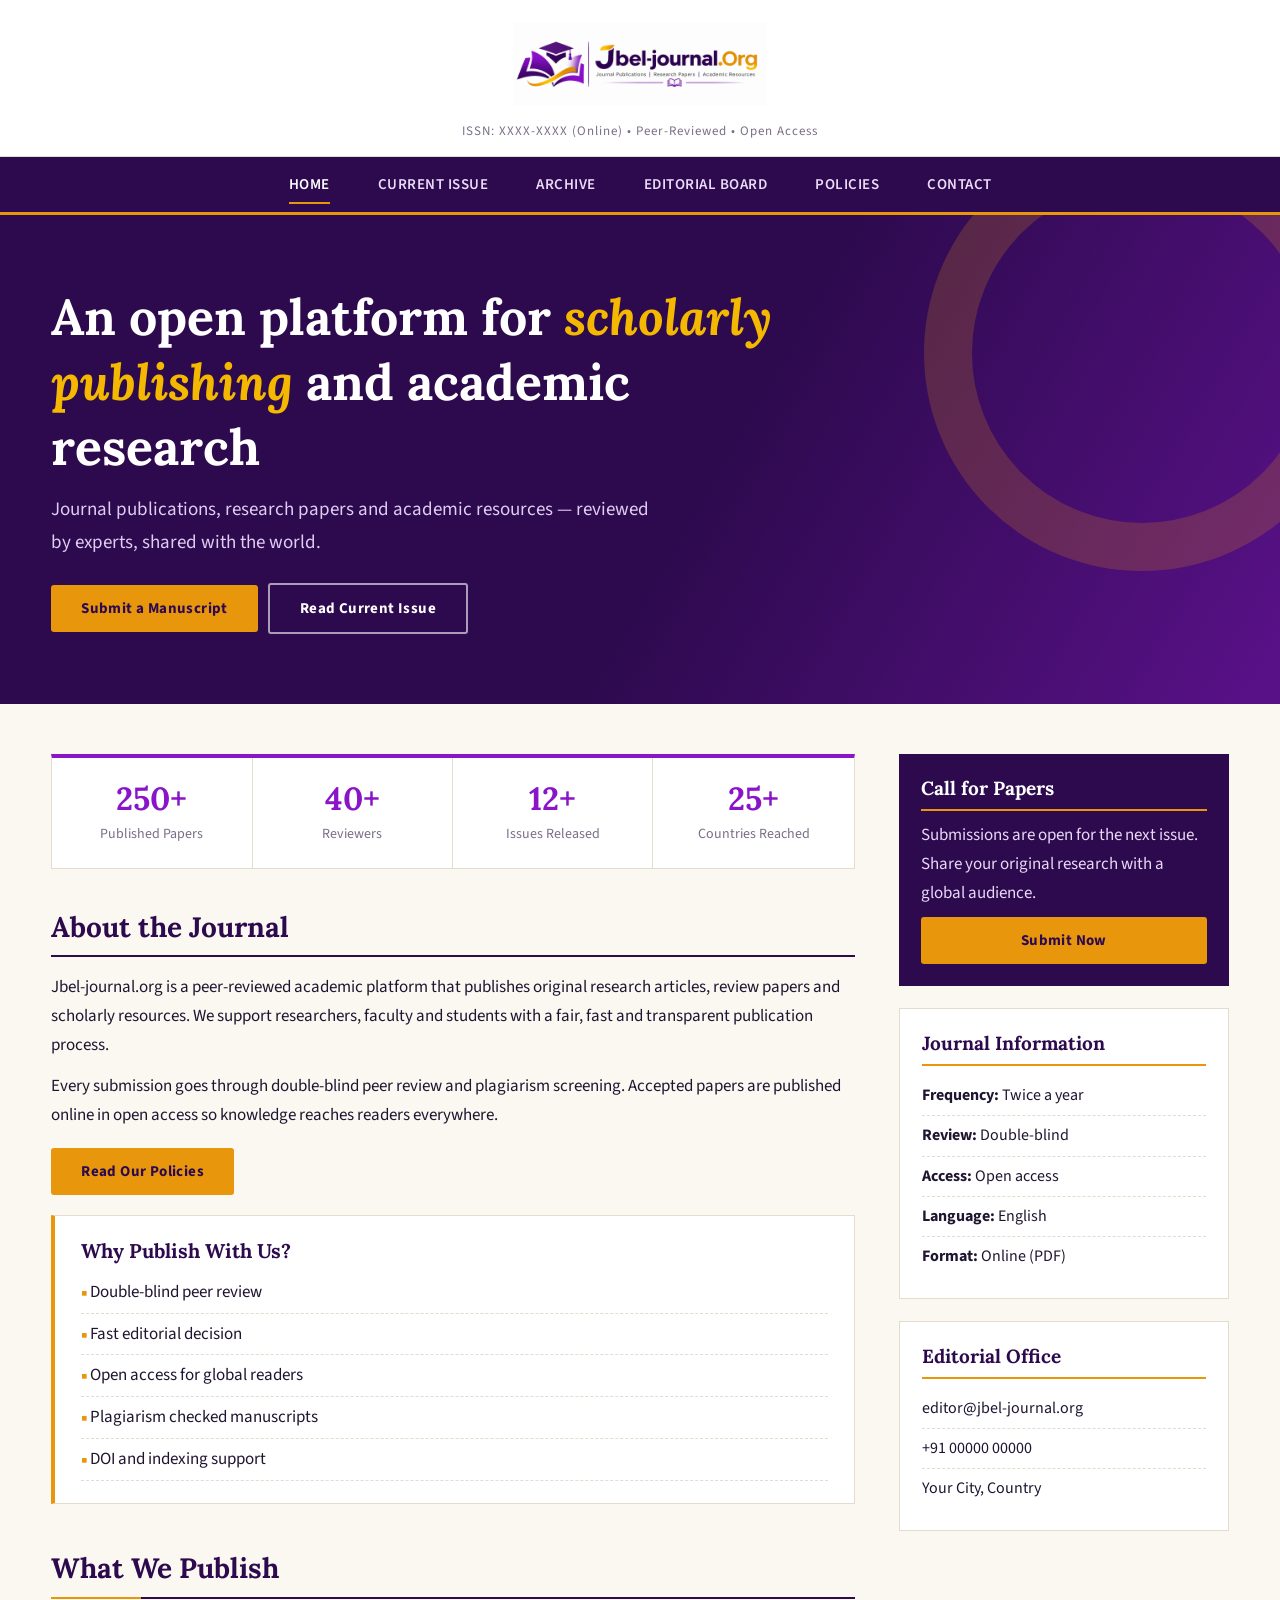
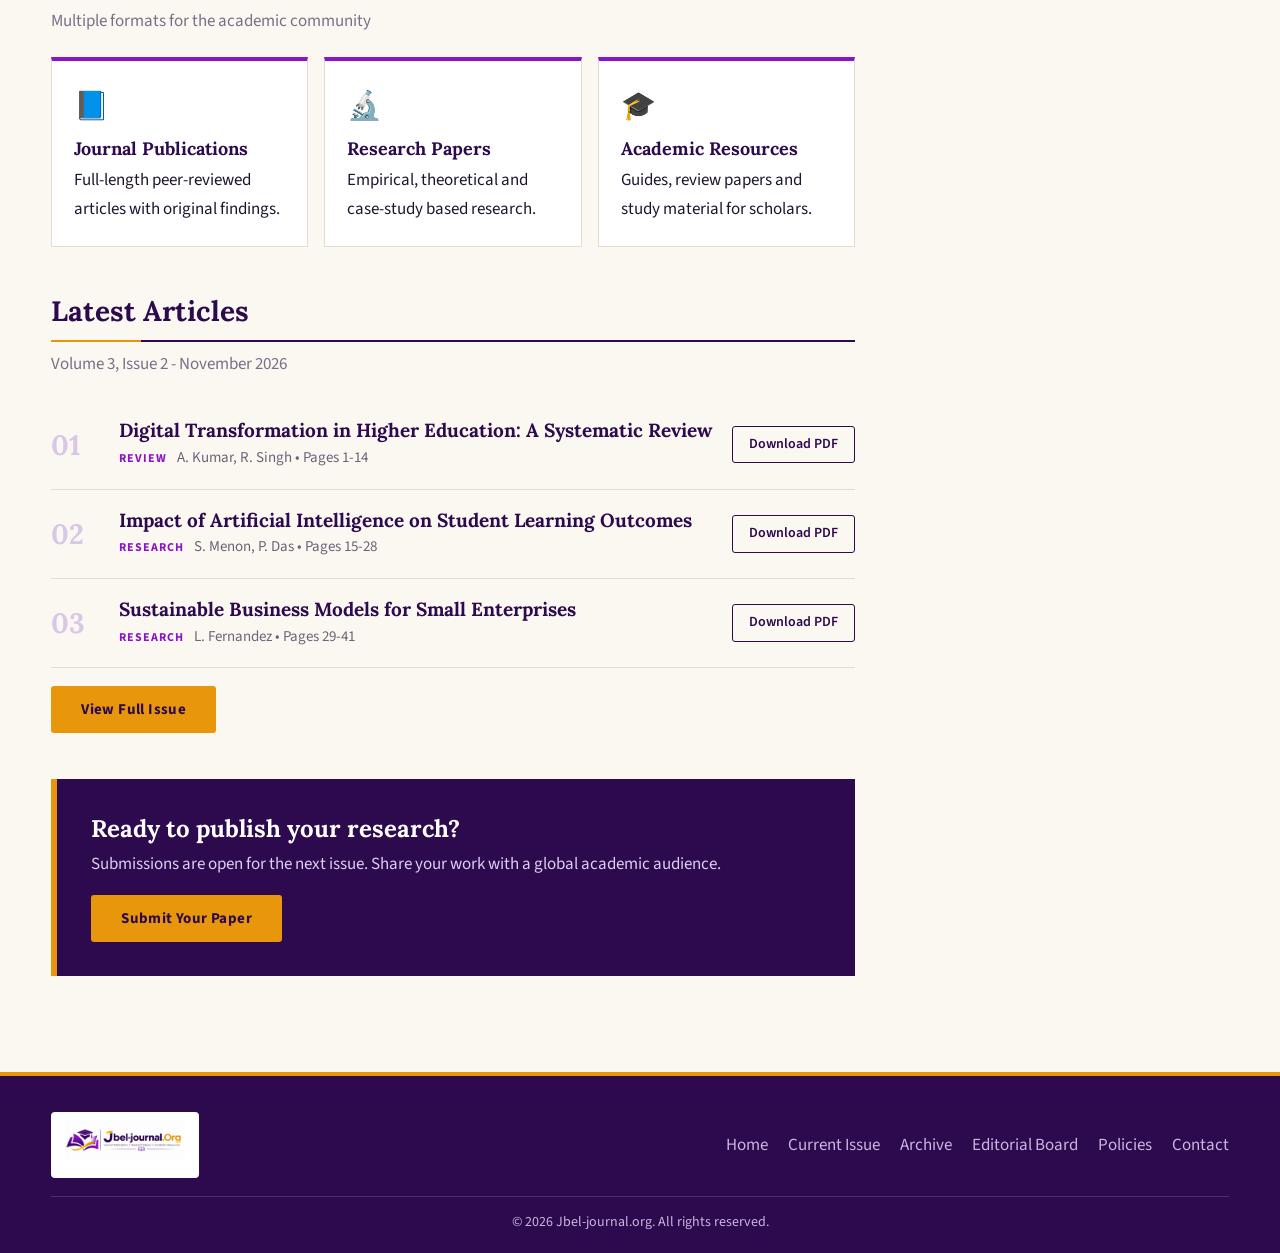
<file: index.html>
<!DOCTYPE html>
<html lang="en">
<head>
<meta charset="UTF-8">
<meta name="viewport" content="width=device-width, initial-scale=1">
<title>Jbel-journal.org | Journal Publications, Research Papers &amp; Academic Resources</title>
<meta name="description" content="Jbel-journal.org - journal publications, research papers and academic resources.">
<link rel="icon" href="images/logo.png">
<link href="https://fonts.googleapis.com/css2?family=Lora:wght@400;500;600;700&family=Source+Sans+3:wght@400;500;600;700&display=swap" rel="stylesheet">
<link rel="stylesheet" href="css/style.css">
</head>
<body>
<div class="mast"><a href="index.html"><img src="images/logo.png" alt="Jbel-journal.org"></a>
<small>ISSN: XXXX-XXXX (Online) &bull; Peer-Reviewed &bull; Open Access</small></div>
<div class="navwrap" id="hdr"><div class="container"><button class="burger" id="burger">&#9776; &nbsp;Menu</button><nav id="nav"><ul><li><a href="index.html" class=active>Home</a></li><li><a href="current-issue.html">Current Issue</a></li><li><a href="archive.html">Archive</a></li><li><a href="editorial-board.html">Editorial Board</a></li><li><a href="policies.html">Policies</a></li><li><a href="contact.html">Contact</a></li></ul></nav></div></div><section class="hero"><div class="container"><h1>An open platform for <em>scholarly publishing</em> and academic research</h1>
<p>Journal publications, research papers and academic resources &mdash; reviewed by experts, shared with the world.</p>
<a href="contact.html" class="btn">Submit a Manuscript</a><a href="current-issue.html" class="btn outline">Read Current Issue</a></div></section><div class="container layout"><main><section class="section stats-sec"><div class="container"><div class="stats reveal">
<div class="stat"><b data-n="250">0</b><small>Published Papers</small></div>
<div class="stat"><b data-n="40">0</b><small>Reviewers</small></div>
<div class="stat"><b data-n="12">0</b><small>Issues Released</small></div>
<div class="stat"><b data-n="25">0</b><small>Countries Reached</small></div>
</div></div></section>
<section class="section"><div class="container two">
 <div><h2>About the Journal</h2>
 <p>Jbel-journal.org is a peer-reviewed academic platform that publishes original research articles, review papers and scholarly resources. We support researchers, faculty and students with a fair, fast and transparent publication process.</p>
 <p>Every submission goes through double-blind peer review and plagiarism screening. Accepted papers are published online in open access so knowledge reaches readers everywhere.</p>
 <a href="policies.html" class="btn">Read Our Policies</a></div>
 <div class="about-box"><h3>Why Publish With Us?</h3><ul>
 <li>Double-blind peer review</li><li>Fast editorial decision</li><li>Open access for global readers</li><li>Plagiarism checked manuscripts</li><li>DOI and indexing support</li></ul></div>
</div></section>
<section class="section alt"><div class="container">
 <div class="title reveal"><h2>What We Publish</h2><p>Multiple formats for the academic community</p></div>
 <div class="cards reveal">
  <div class="card"><div class="ico">&#128216;</div><h3>Journal Publications</h3><p>Full-length peer-reviewed articles with original findings.</p></div>
  <div class="card"><div class="ico">&#128300;</div><h3>Research Papers</h3><p>Empirical, theoretical and case-study based research.</p></div>
  <div class="card"><div class="ico">&#127891;</div><h3>Academic Resources</h3><p>Guides, review papers and study material for scholars.</p></div>
 </div></div></section>
<section class="section"><div class="container">
 <div class="title reveal"><h2>Latest Articles</h2><p>Volume 3, Issue 2 - November 2026</p></div>
 <div id="articles" data-limit="3"></div>
 <p class="more"><a class="btn" href="current-issue.html">View Full Issue</a></p>
</div></section>
<section class="cta"><div class="container"><h2>Ready to publish your research?</h2>
 <p>Submissions are open for the next issue. Share your work with a global academic audience.</p>
 <a class="btn" href="contact.html">Submit Your Paper</a></div></section></main><aside class="side"><div class="box dark"><h3>Call for Papers</h3><p>Submissions are open for the next issue. Share your original research with a global audience.</p><a href="contact.html" class="btn">Submit Now</a></div>
<div class="box"><h3>Journal Information</h3><ul><li><b>Frequency:</b> Twice a year</li><li><b>Review:</b> Double-blind</li><li><b>Access:</b> Open access</li><li><b>Language:</b> English</li><li><b>Format:</b> Online (PDF)</li></ul></div>
<div class="box"><h3>Editorial Office</h3><ul><li>editor@jbel-journal.org</li><li>+91 00000 00000</li><li>Your City, Country</li></ul></div></aside></div><footer><div class="container"><div class="f"><a href="index.html" class="logo"><img src="images/logo.png" alt="Jbel-journal.org"></a><ul><li><a href="index.html">Home</a></li><li><a href="current-issue.html">Current Issue</a></li><li><a href="archive.html">Archive</a></li><li><a href="editorial-board.html">Editorial Board</a></li><li><a href="policies.html">Policies</a></li><li><a href="contact.html">Contact</a></li></ul></div>
<div class="copy">&copy; <span id="yr"></span> Jbel-journal.org. All rights reserved.</div></div></footer>
<script src="js/main.js"></script>
</body>
</html>
</file>
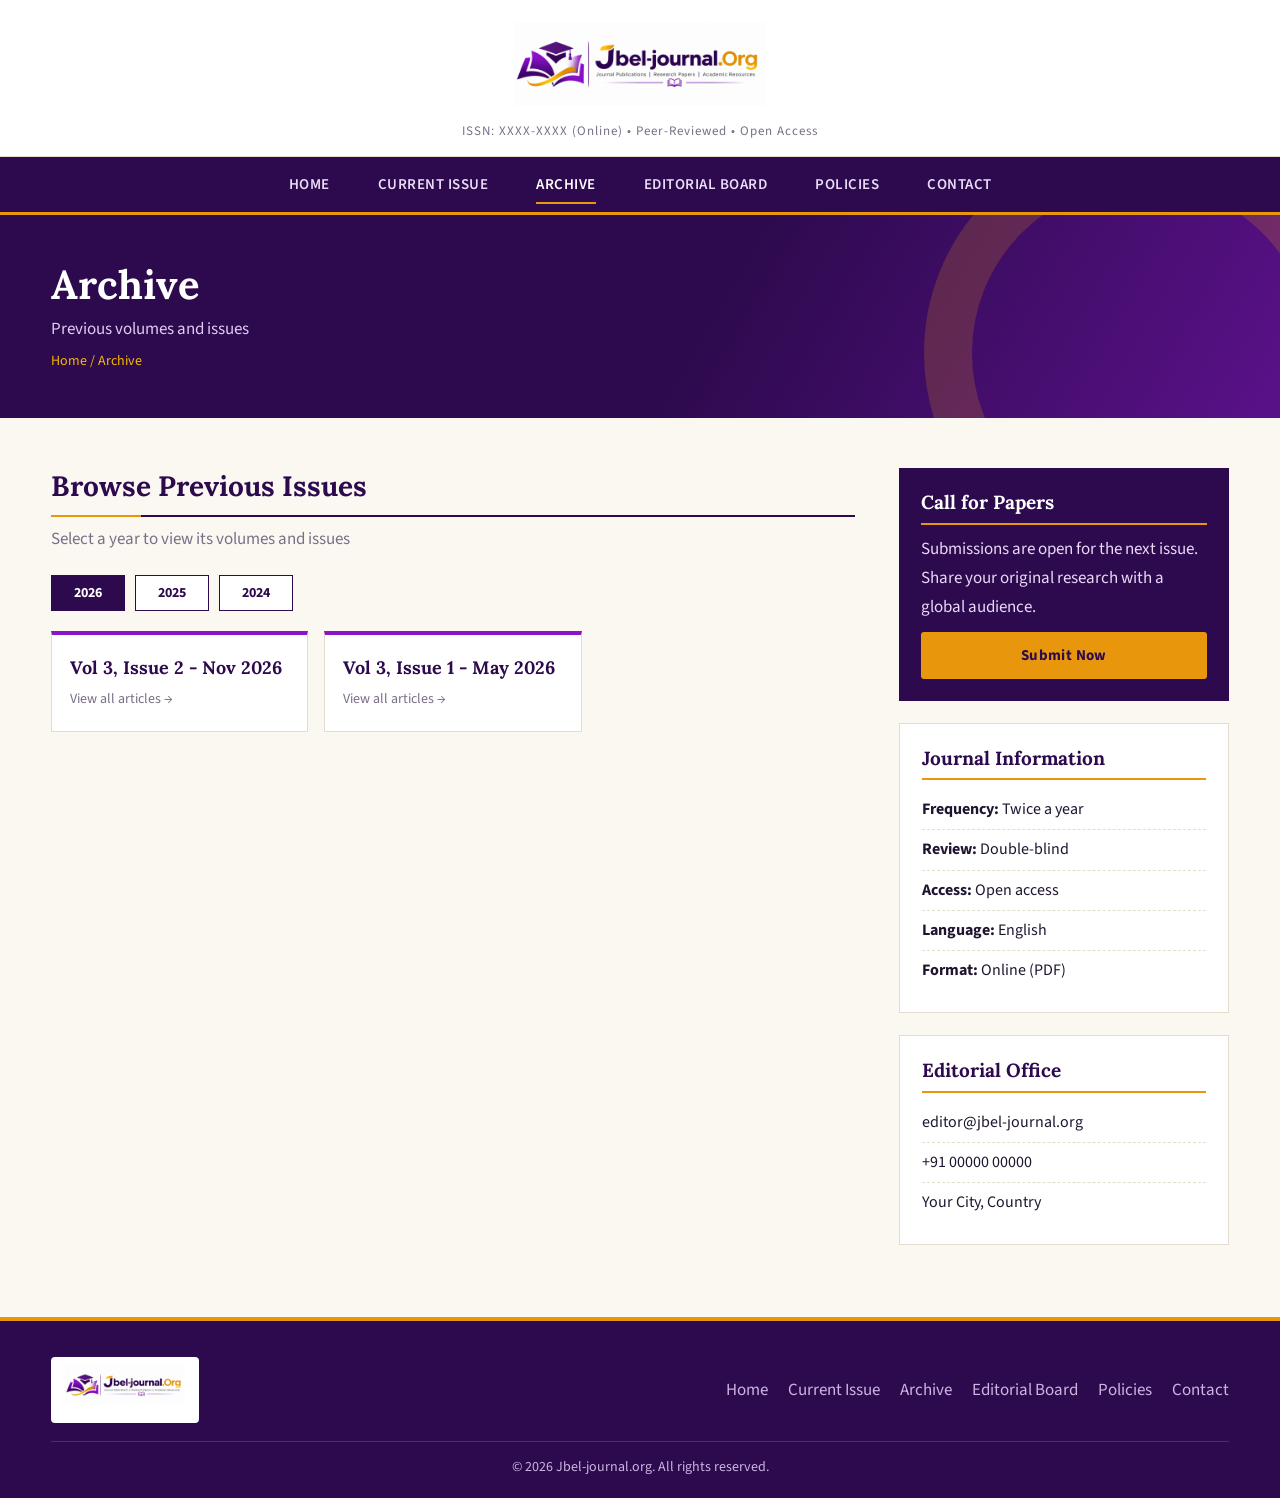
<file: archive.html>
<!DOCTYPE html>
<html lang="en">
<head>
<meta charset="UTF-8">
<meta name="viewport" content="width=device-width, initial-scale=1">
<title>Archive | Jbel-journal.org</title>
<meta name="description" content="Jbel-journal.org - journal publications, research papers and academic resources.">
<link rel="icon" href="images/logo.png">
<link href="https://fonts.googleapis.com/css2?family=Lora:wght@400;500;600;700&family=Source+Sans+3:wght@400;500;600;700&display=swap" rel="stylesheet">
<link rel="stylesheet" href="css/style.css">
</head>
<body>
<div class="mast"><a href="index.html"><img src="images/logo.png" alt="Jbel-journal.org"></a>
<small>ISSN: XXXX-XXXX (Online) &bull; Peer-Reviewed &bull; Open Access</small></div>
<div class="navwrap" id="hdr"><div class="container"><button class="burger" id="burger">&#9776; &nbsp;Menu</button><nav id="nav"><ul><li><a href="index.html">Home</a></li><li><a href="current-issue.html">Current Issue</a></li><li><a href="archive.html" class=active>Archive</a></li><li><a href="editorial-board.html">Editorial Board</a></li><li><a href="policies.html">Policies</a></li><li><a href="contact.html">Contact</a></li></ul></nav></div></div><section class="banner"><div class="container"><h1>Archive</h1><p>Previous volumes and issues</p><div class="crumb">Home / Archive</div></div></section><div class="container layout"><main>
<section class="section"><div class="container">
 <div class="title reveal"><h2>Browse Previous Issues</h2><p>Select a year to view its volumes and issues</p></div>
 <div class="years" id="years"></div>
 <div class="arch" id="arch"></div>
</div></section></main><aside class="side"><div class="box dark"><h3>Call for Papers</h3><p>Submissions are open for the next issue. Share your original research with a global audience.</p><a href="contact.html" class="btn">Submit Now</a></div>
<div class="box"><h3>Journal Information</h3><ul><li><b>Frequency:</b> Twice a year</li><li><b>Review:</b> Double-blind</li><li><b>Access:</b> Open access</li><li><b>Language:</b> English</li><li><b>Format:</b> Online (PDF)</li></ul></div>
<div class="box"><h3>Editorial Office</h3><ul><li>editor@jbel-journal.org</li><li>+91 00000 00000</li><li>Your City, Country</li></ul></div></aside></div><footer><div class="container"><div class="f"><a href="index.html" class="logo"><img src="images/logo.png" alt="Jbel-journal.org"></a><ul><li><a href="index.html">Home</a></li><li><a href="current-issue.html">Current Issue</a></li><li><a href="archive.html">Archive</a></li><li><a href="editorial-board.html">Editorial Board</a></li><li><a href="policies.html">Policies</a></li><li><a href="contact.html">Contact</a></li></ul></div>
<div class="copy">&copy; <span id="yr"></span> Jbel-journal.org. All rights reserved.</div></div></footer>
<script src="js/main.js"></script>
</body>
</html>
</file>
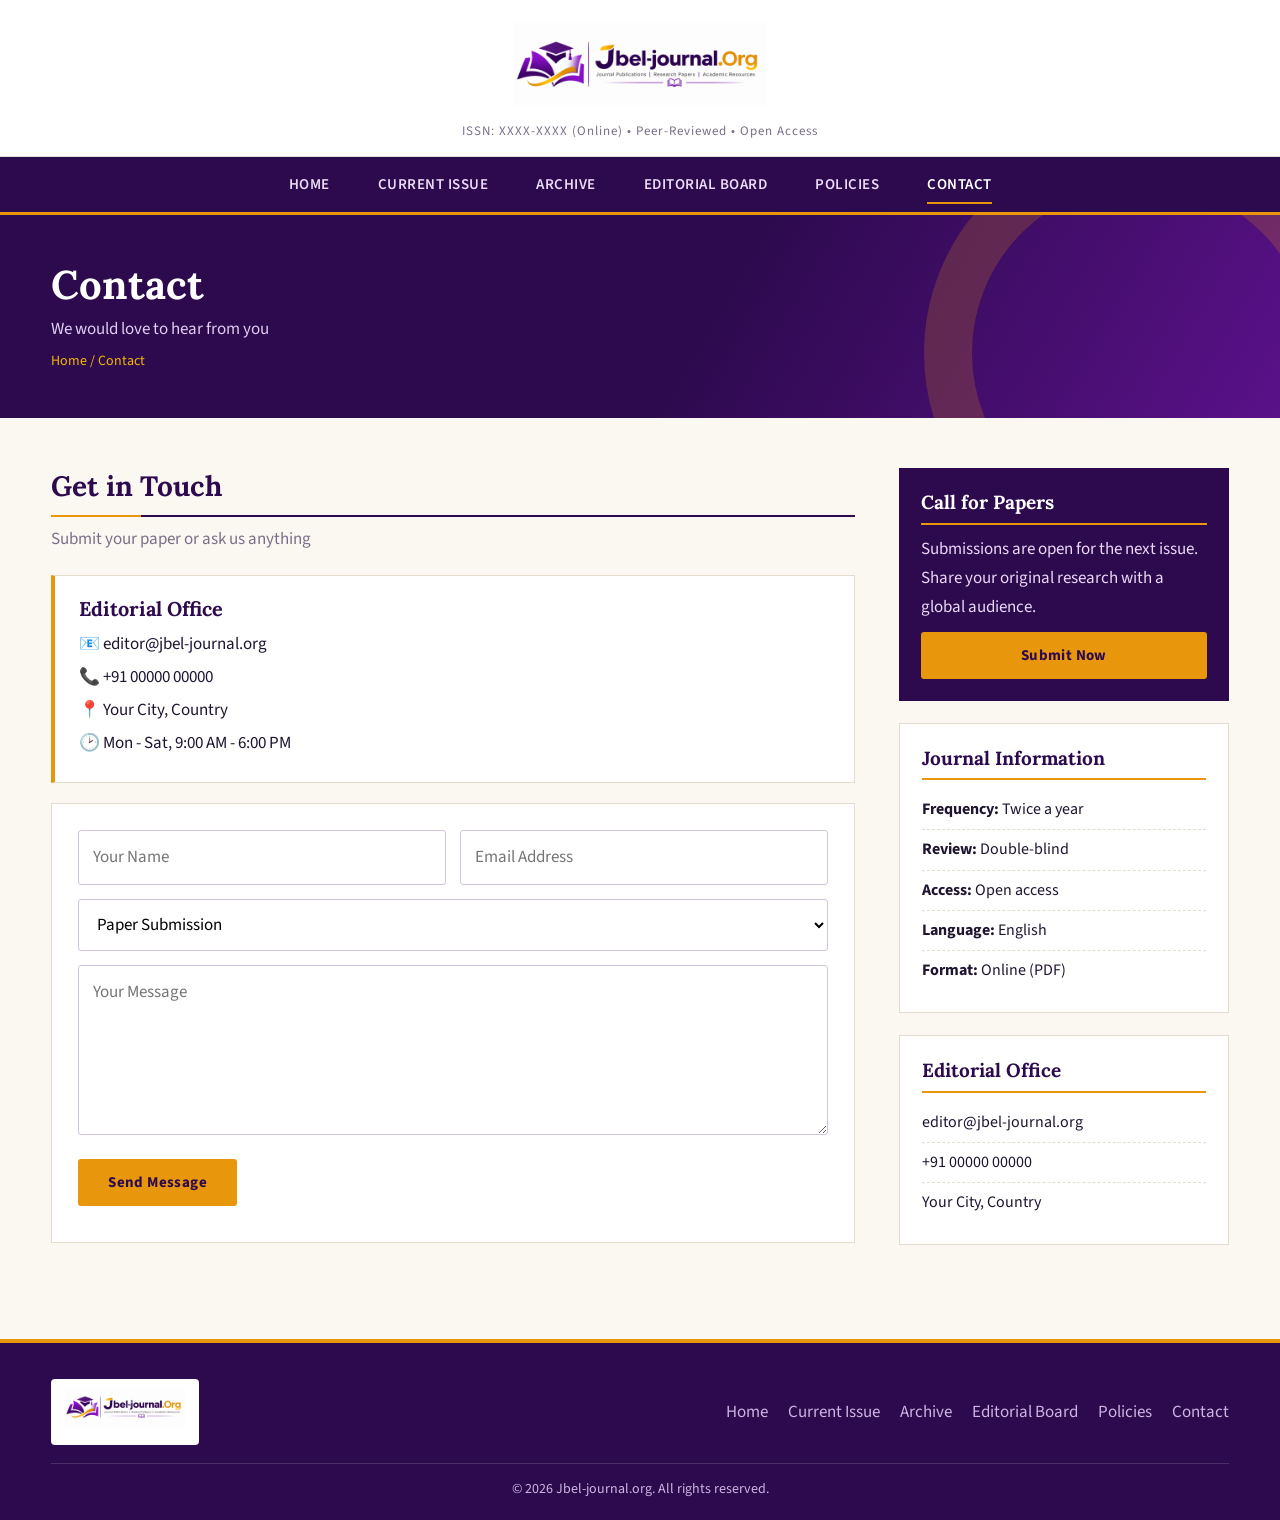
<file: contact.html>
<!DOCTYPE html>
<html lang="en">
<head>
<meta charset="UTF-8">
<meta name="viewport" content="width=device-width, initial-scale=1">
<title>Contact | Jbel-journal.org</title>
<meta name="description" content="Jbel-journal.org - journal publications, research papers and academic resources.">
<link rel="icon" href="images/logo.png">
<link href="https://fonts.googleapis.com/css2?family=Lora:wght@400;500;600;700&family=Source+Sans+3:wght@400;500;600;700&display=swap" rel="stylesheet">
<link rel="stylesheet" href="css/style.css">
</head>
<body>
<div class="mast"><a href="index.html"><img src="images/logo.png" alt="Jbel-journal.org"></a>
<small>ISSN: XXXX-XXXX (Online) &bull; Peer-Reviewed &bull; Open Access</small></div>
<div class="navwrap" id="hdr"><div class="container"><button class="burger" id="burger">&#9776; &nbsp;Menu</button><nav id="nav"><ul><li><a href="index.html">Home</a></li><li><a href="current-issue.html">Current Issue</a></li><li><a href="archive.html">Archive</a></li><li><a href="editorial-board.html">Editorial Board</a></li><li><a href="policies.html">Policies</a></li><li><a href="contact.html" class=active>Contact</a></li></ul></nav></div></div><section class="banner"><div class="container"><h1>Contact</h1><p>We would love to hear from you</p><div class="crumb">Home / Contact</div></div></section><div class="container layout"><main>
<section class="section"><div class="container">
 <div class="title reveal"><h2>Get in Touch</h2><p>Submit your paper or ask us anything</p></div>
 <div class="contact">
  <div class="info"><h3>Editorial Office</h3>
   <p>&#128231; editor@jbel-journal.org</p><p>&#128222; +91 00000 00000</p>
   <p>&#128205; Your City, Country</p><p>&#128337; Mon - Sat, 9:00 AM - 6:00 PM</p></div>
  <form class="cf" id="cform">
   <div class="row"><input required placeholder="Your Name"><input type="email" required placeholder="Email Address"></div>
   <select><option>Paper Submission</option><option>General Enquiry</option><option>Reviewer Application</option></select>
   <textarea rows="5" required placeholder="Your Message"></textarea>
   <button class="btn" type="submit">Send Message</button><div id="msg"></div>
  </form>
 </div>
</div></section></main><aside class="side"><div class="box dark"><h3>Call for Papers</h3><p>Submissions are open for the next issue. Share your original research with a global audience.</p><a href="contact.html" class="btn">Submit Now</a></div>
<div class="box"><h3>Journal Information</h3><ul><li><b>Frequency:</b> Twice a year</li><li><b>Review:</b> Double-blind</li><li><b>Access:</b> Open access</li><li><b>Language:</b> English</li><li><b>Format:</b> Online (PDF)</li></ul></div>
<div class="box"><h3>Editorial Office</h3><ul><li>editor@jbel-journal.org</li><li>+91 00000 00000</li><li>Your City, Country</li></ul></div></aside></div><footer><div class="container"><div class="f"><a href="index.html" class="logo"><img src="images/logo.png" alt="Jbel-journal.org"></a><ul><li><a href="index.html">Home</a></li><li><a href="current-issue.html">Current Issue</a></li><li><a href="archive.html">Archive</a></li><li><a href="editorial-board.html">Editorial Board</a></li><li><a href="policies.html">Policies</a></li><li><a href="contact.html">Contact</a></li></ul></div>
<div class="copy">&copy; <span id="yr"></span> Jbel-journal.org. All rights reserved.</div></div></footer>
<script src="js/main.js"></script>
</body>
</html>
</file>
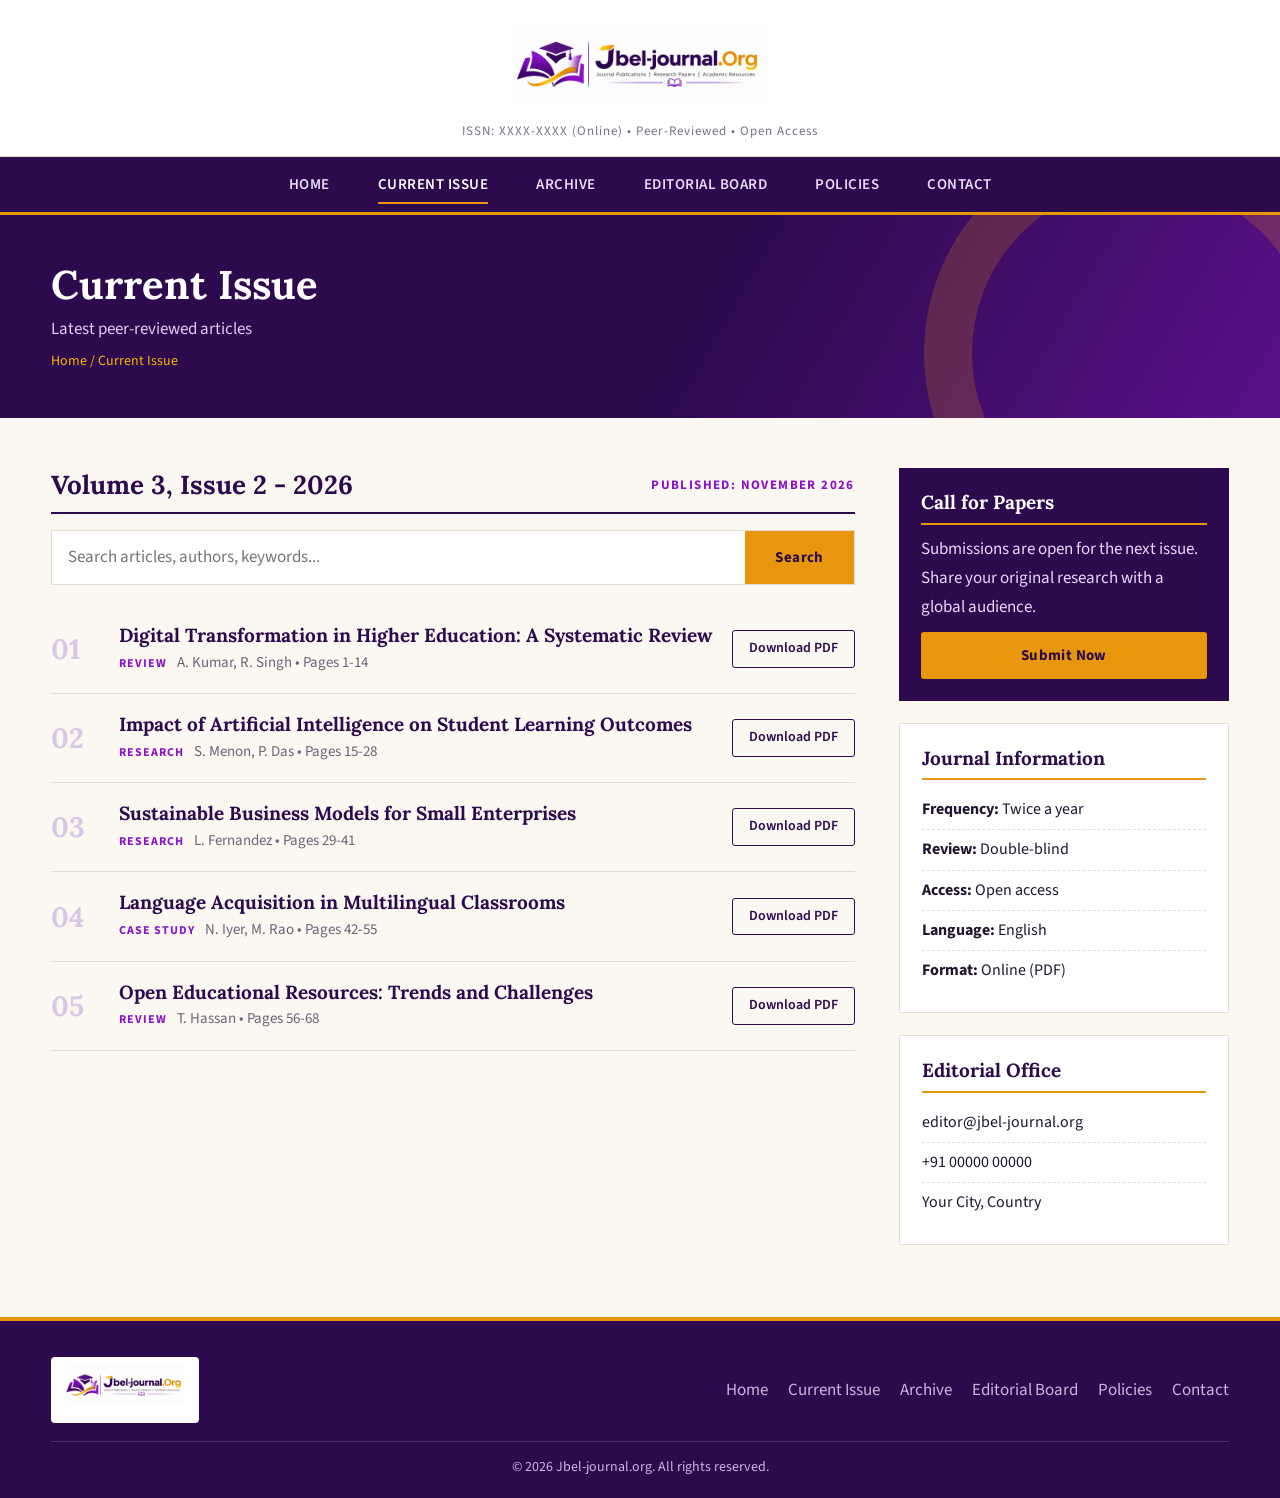
<file: current-issue.html>
<!DOCTYPE html>
<html lang="en">
<head>
<meta charset="UTF-8">
<meta name="viewport" content="width=device-width, initial-scale=1">
<title>Current Issue | Jbel-journal.org</title>
<meta name="description" content="Jbel-journal.org - journal publications, research papers and academic resources.">
<link rel="icon" href="images/logo.png">
<link href="https://fonts.googleapis.com/css2?family=Lora:wght@400;500;600;700&family=Source+Sans+3:wght@400;500;600;700&display=swap" rel="stylesheet">
<link rel="stylesheet" href="css/style.css">
</head>
<body>
<div class="mast"><a href="index.html"><img src="images/logo.png" alt="Jbel-journal.org"></a>
<small>ISSN: XXXX-XXXX (Online) &bull; Peer-Reviewed &bull; Open Access</small></div>
<div class="navwrap" id="hdr"><div class="container"><button class="burger" id="burger">&#9776; &nbsp;Menu</button><nav id="nav"><ul><li><a href="index.html">Home</a></li><li><a href="current-issue.html" class=active>Current Issue</a></li><li><a href="archive.html">Archive</a></li><li><a href="editorial-board.html">Editorial Board</a></li><li><a href="policies.html">Policies</a></li><li><a href="contact.html">Contact</a></li></ul></nav></div></div><section class="banner"><div class="container"><h1>Current Issue</h1><p>Latest peer-reviewed articles</p><div class="crumb">Home / Current Issue</div></div></section><div class="container layout"><main>
<section class="section"><div class="container">
 <div class="issue-head"><h2>Volume 3, Issue 2 - 2026</h2><span class="badge">Published: November 2026</span></div>
 <form class="search" action="current-issue.html" method="get"><input type="text" id="q" name="q" placeholder="Search articles, authors, keywords..."><button class="btn" type="submit">Search</button></form>
 <div id="articles"></div>
</div></section></main><aside class="side"><div class="box dark"><h3>Call for Papers</h3><p>Submissions are open for the next issue. Share your original research with a global audience.</p><a href="contact.html" class="btn">Submit Now</a></div>
<div class="box"><h3>Journal Information</h3><ul><li><b>Frequency:</b> Twice a year</li><li><b>Review:</b> Double-blind</li><li><b>Access:</b> Open access</li><li><b>Language:</b> English</li><li><b>Format:</b> Online (PDF)</li></ul></div>
<div class="box"><h3>Editorial Office</h3><ul><li>editor@jbel-journal.org</li><li>+91 00000 00000</li><li>Your City, Country</li></ul></div></aside></div><footer><div class="container"><div class="f"><a href="index.html" class="logo"><img src="images/logo.png" alt="Jbel-journal.org"></a><ul><li><a href="index.html">Home</a></li><li><a href="current-issue.html">Current Issue</a></li><li><a href="archive.html">Archive</a></li><li><a href="editorial-board.html">Editorial Board</a></li><li><a href="policies.html">Policies</a></li><li><a href="contact.html">Contact</a></li></ul></div>
<div class="copy">&copy; <span id="yr"></span> Jbel-journal.org. All rights reserved.</div></div></footer>
<script src="js/main.js"></script>
</body>
</html>
</file>
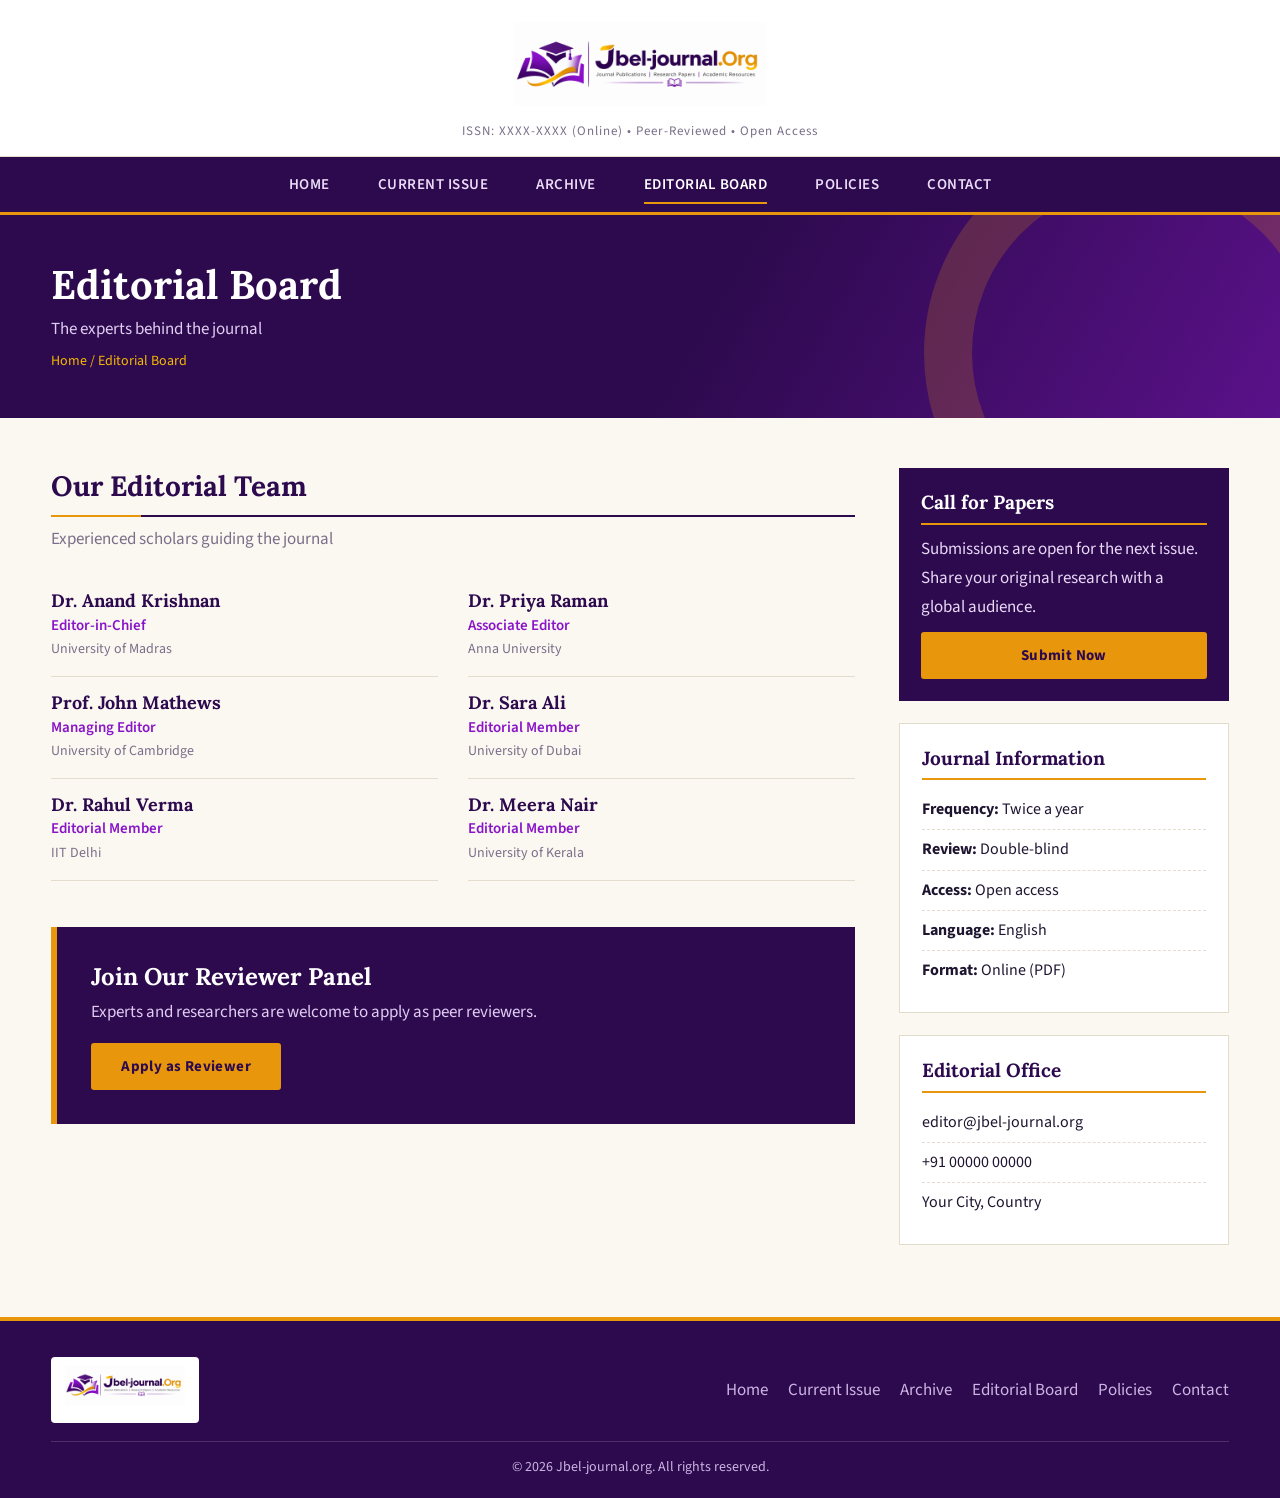
<file: editorial-board.html>
<!DOCTYPE html>
<html lang="en">
<head>
<meta charset="UTF-8">
<meta name="viewport" content="width=device-width, initial-scale=1">
<title>Editorial Board | Jbel-journal.org</title>
<meta name="description" content="Jbel-journal.org - journal publications, research papers and academic resources.">
<link rel="icon" href="images/logo.png">
<link href="https://fonts.googleapis.com/css2?family=Lora:wght@400;500;600;700&family=Source+Sans+3:wght@400;500;600;700&display=swap" rel="stylesheet">
<link rel="stylesheet" href="css/style.css">
</head>
<body>
<div class="mast"><a href="index.html"><img src="images/logo.png" alt="Jbel-journal.org"></a>
<small>ISSN: XXXX-XXXX (Online) &bull; Peer-Reviewed &bull; Open Access</small></div>
<div class="navwrap" id="hdr"><div class="container"><button class="burger" id="burger">&#9776; &nbsp;Menu</button><nav id="nav"><ul><li><a href="index.html">Home</a></li><li><a href="current-issue.html">Current Issue</a></li><li><a href="archive.html">Archive</a></li><li><a href="editorial-board.html" class=active>Editorial Board</a></li><li><a href="policies.html">Policies</a></li><li><a href="contact.html">Contact</a></li></ul></nav></div></div><section class="banner"><div class="container"><h1>Editorial Board</h1><p>The experts behind the journal</p><div class="crumb">Home / Editorial Board</div></div></section><div class="container layout"><main>
<section class="section"><div class="container">
 <div class="title reveal"><h2>Our Editorial Team</h2><p>Experienced scholars guiding the journal</p></div>
 <div class="board" id="boardList"></div>
</div></section>
<section class="cta"><div class="container"><h2>Join Our Reviewer Panel</h2>
 <p>Experts and researchers are welcome to apply as peer reviewers.</p>
 <a class="btn" href="contact.html">Apply as Reviewer</a></div></section></main><aside class="side"><div class="box dark"><h3>Call for Papers</h3><p>Submissions are open for the next issue. Share your original research with a global audience.</p><a href="contact.html" class="btn">Submit Now</a></div>
<div class="box"><h3>Journal Information</h3><ul><li><b>Frequency:</b> Twice a year</li><li><b>Review:</b> Double-blind</li><li><b>Access:</b> Open access</li><li><b>Language:</b> English</li><li><b>Format:</b> Online (PDF)</li></ul></div>
<div class="box"><h3>Editorial Office</h3><ul><li>editor@jbel-journal.org</li><li>+91 00000 00000</li><li>Your City, Country</li></ul></div></aside></div><footer><div class="container"><div class="f"><a href="index.html" class="logo"><img src="images/logo.png" alt="Jbel-journal.org"></a><ul><li><a href="index.html">Home</a></li><li><a href="current-issue.html">Current Issue</a></li><li><a href="archive.html">Archive</a></li><li><a href="editorial-board.html">Editorial Board</a></li><li><a href="policies.html">Policies</a></li><li><a href="contact.html">Contact</a></li></ul></div>
<div class="copy">&copy; <span id="yr"></span> Jbel-journal.org. All rights reserved.</div></div></footer>
<script src="js/main.js"></script>
</body>
</html>
</file>
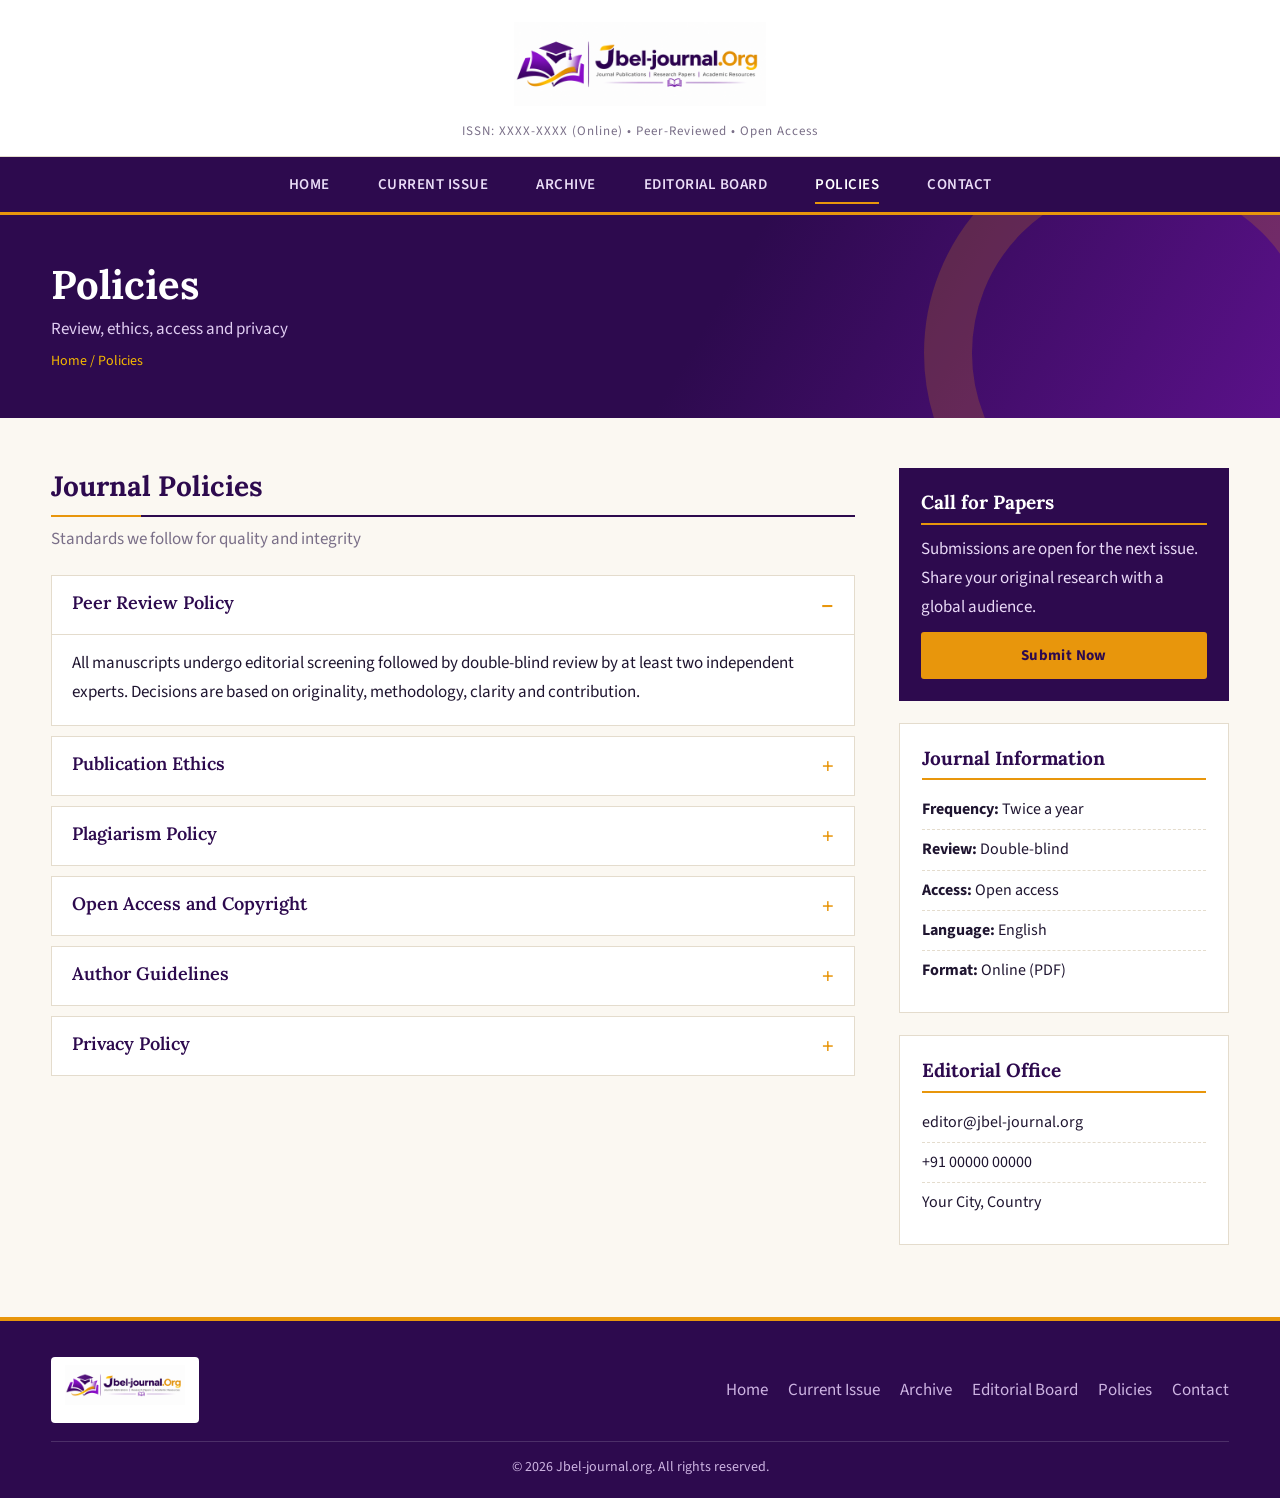
<file: policies.html>
<!DOCTYPE html>
<html lang="en">
<head>
<meta charset="UTF-8">
<meta name="viewport" content="width=device-width, initial-scale=1">
<title>Policies | Jbel-journal.org</title>
<meta name="description" content="Jbel-journal.org - journal publications, research papers and academic resources.">
<link rel="icon" href="images/logo.png">
<link href="https://fonts.googleapis.com/css2?family=Lora:wght@400;500;600;700&family=Source+Sans+3:wght@400;500;600;700&display=swap" rel="stylesheet">
<link rel="stylesheet" href="css/style.css">
</head>
<body>
<div class="mast"><a href="index.html"><img src="images/logo.png" alt="Jbel-journal.org"></a>
<small>ISSN: XXXX-XXXX (Online) &bull; Peer-Reviewed &bull; Open Access</small></div>
<div class="navwrap" id="hdr"><div class="container"><button class="burger" id="burger">&#9776; &nbsp;Menu</button><nav id="nav"><ul><li><a href="index.html">Home</a></li><li><a href="current-issue.html">Current Issue</a></li><li><a href="archive.html">Archive</a></li><li><a href="editorial-board.html">Editorial Board</a></li><li><a href="policies.html" class=active>Policies</a></li><li><a href="contact.html">Contact</a></li></ul></nav></div></div><section class="banner"><div class="container"><h1>Policies</h1><p>Review, ethics, access and privacy</p><div class="crumb">Home / Policies</div></div></section><div class="container layout"><main>
<section class="section"><div class="container narrow">
 <div class="title reveal"><h2>Journal Policies</h2><p>Standards we follow for quality and integrity</p></div>
 <details open><summary>Peer Review Policy</summary><p>All manuscripts undergo editorial screening followed by double-blind review by at least two independent experts. Decisions are based on originality, methodology, clarity and contribution.</p></details>
 <details><summary>Publication Ethics</summary><p>We follow COPE guidelines. Authors must ensure honesty, proper authorship, disclosure of conflicts of interest and ethical research conduct.</p></details>
 <details><summary>Plagiarism Policy</summary><p>Every submission is screened with similarity-detection software. Manuscripts with unacceptable similarity are rejected without review.</p></details>
 <details><summary>Open Access and Copyright</summary><p>Published articles are freely available worldwide. Authors retain copyright and grant the journal a licence to publish under Creative Commons CC BY 4.0.</p></details>
 <details><summary>Author Guidelines</summary><p>Submit your manuscript in MS Word format with a 250-word abstract, 4-6 keywords, APA-style references and a cover letter.</p></details>
 <details><summary>Privacy Policy</summary><p>Personal data collected is used only for editorial and communication purposes and is never sold or shared with third parties.</p></details>
</div></section></main><aside class="side"><div class="box dark"><h3>Call for Papers</h3><p>Submissions are open for the next issue. Share your original research with a global audience.</p><a href="contact.html" class="btn">Submit Now</a></div>
<div class="box"><h3>Journal Information</h3><ul><li><b>Frequency:</b> Twice a year</li><li><b>Review:</b> Double-blind</li><li><b>Access:</b> Open access</li><li><b>Language:</b> English</li><li><b>Format:</b> Online (PDF)</li></ul></div>
<div class="box"><h3>Editorial Office</h3><ul><li>editor@jbel-journal.org</li><li>+91 00000 00000</li><li>Your City, Country</li></ul></div></aside></div><footer><div class="container"><div class="f"><a href="index.html" class="logo"><img src="images/logo.png" alt="Jbel-journal.org"></a><ul><li><a href="index.html">Home</a></li><li><a href="current-issue.html">Current Issue</a></li><li><a href="archive.html">Archive</a></li><li><a href="editorial-board.html">Editorial Board</a></li><li><a href="policies.html">Policies</a></li><li><a href="contact.html">Contact</a></li></ul></div>
<div class="copy">&copy; <span id="yr"></span> Jbel-journal.org. All rights reserved.</div></div></footer>
<script src="js/main.js"></script>
</body>
</html>
</file>
<file: css/style.css>
/* Design 3 - Editorial Journal */
:root{--ink:#1f1530;--p:#2d0a4e;--p2:#8a14c8;--g:#e8960c;--paper:#fbf8f2;--line:#e4dccd}
*{margin:0;padding:0;box-sizing:border-box}
html{scroll-behavior:smooth;scroll-padding-top:70px}
body{font-family:'Source Sans 3',sans-serif;background:var(--paper);color:var(--ink);line-height:1.7;font-size:17px}
h1,h2,h3{font-family:'Lora',serif;color:var(--p);line-height:1.3}
a{text-decoration:none;color:inherit}ul{list-style:none}
.container{width:min(1180px,92%);margin:auto}
.mast{background:#fff;text-align:center;padding:22px 0 14px;border-bottom:1px solid var(--line)}
.mast img{height:84px;margin:auto;width:auto;mix-blend-mode:multiply}.mast small{display:block;color:#7a6f88;font-size:13px;letter-spacing:1px;margin-top:4px}
.navwrap{background:var(--p);position:sticky;top:0;z-index:50;border-bottom:3px solid var(--g)}
.navwrap .container{display:flex;justify-content:center}
nav ul{display:flex}
nav a{display:block;padding:15px 24px;color:#eadcf7;font-weight:600;font-size:15px;letter-spacing:.5px;text-transform:uppercase;transition:.25s;position:relative}
nav a::after{content:"";position:absolute;left:24px;right:24px;bottom:8px;height:2px;background:var(--g);transform:scaleX(0);transition:.3s}
nav a:hover,nav a.active{color:#fff}nav a:hover::after,nav a.active::after{transform:scaleX(1)}
.burger{display:none;background:none;border:0;color:#fff;font:600 16px 'Source Sans 3',sans-serif;padding:14px;cursor:pointer;width:100%;text-align:left}
.hero,.banner{background:linear-gradient(120deg,var(--p) 55%,#5a1189);color:#fff;position:relative;overflow:hidden}
.hero{padding:70px 0}.banner{padding:44px 0}
.hero::after,.banner::after{content:"";position:absolute;right:-80px;top:-80px;width:340px;height:340px;border:48px solid rgba(232,150,12,.2);border-radius:50%}
.hero h1,.banner h1{color:#fff;font-size:clamp(30px,5vw,50px);max-width:760px;margin-bottom:14px}.banner h1{font-size:clamp(28px,4vw,40px);margin-bottom:4px}
.hero h1 em{color:#f5b800}.hero p{max-width:620px;color:#e0cdf2;font-size:19px;margin-bottom:24px}
.banner p{color:#e0cdf2}.banner .crumb{font-size:14px;color:#f5b800;margin-top:6px}
.btn{display:inline-block;padding:13px 30px;background:var(--g);color:#2d0a4e;font:700 15px 'Source Sans 3',sans-serif;border:0;cursor:pointer;border-radius:3px;transition:.25s;letter-spacing:.4px}
.btn:hover{background:#f5b800}.btn.outline{background:transparent;color:#fff;border:2px solid rgba(255,255,255,.6);margin-left:10px}
.btn.outline:hover{background:#fff;color:var(--p)}
.layout{display:grid;grid-template-columns:1fr 330px;gap:44px;padding:50px 0}
.layout .container{width:100%}.narrow{max-width:none}
.section{padding:0 0 46px}.section.alt{background:transparent}
.stats-sec{padding-bottom:40px}
.stats{display:grid;grid-template-columns:repeat(4,1fr);background:#fff;border:1px solid var(--line);border-top:4px solid var(--p2)}
.stat{padding:20px 8px;text-align:center;border-right:1px solid var(--line)}.stat:last-child{border:0}
.stat b{display:block;font:700 32px 'Lora';color:var(--p2)}.stat small{color:#7a6f88;font-size:14px}
.title{margin-bottom:22px}.title h2{font-size:28px;padding-bottom:10px;border-bottom:2px solid var(--p);position:relative}
.title h2::after{content:"";position:absolute;left:0;bottom:-2px;width:90px;height:2px;background:var(--g)}.title p{color:#7a6f88;margin-top:8px}
.two{display:block}.two h2{font-size:28px;padding-bottom:10px;border-bottom:2px solid var(--p);margin-bottom:16px}.two p{margin-bottom:12px}.two .btn{margin:6px 0 20px}
.about-box{background:#fff;border:1px solid var(--line);padding:22px 26px;border-left:4px solid var(--g)}
.about-box h3{margin-bottom:8px}.about-box li{padding:6px 0;border-bottom:1px dashed var(--line)}.about-box li::before{content:"\25A0  ";color:var(--g);font-size:11px}
.cards{display:grid;grid-template-columns:repeat(3,1fr);gap:16px}
.card{background:#fff;border:1px solid var(--line);border-top:4px solid var(--p2);padding:22px}.card .ico{font-size:28px}.card h3{font-size:18px;margin:6px 0}
.issue-head{display:flex;justify-content:space-between;align-items:center;flex-wrap:wrap;gap:8px;margin-bottom:16px;padding-bottom:10px;border-bottom:2px solid var(--p)}
.issue-head h2{font-size:26px}.badge{color:var(--p2);font-weight:700;font-size:13px;text-transform:uppercase;letter-spacing:1.4px}
.article{display:grid;grid-template-columns:54px 1fr auto;gap:14px;padding:18px 0;border-bottom:1px solid var(--line);align-items:center}
.article .no{font:700 28px 'Lora';color:#d8c7e6}.article h3{font-size:19px;margin-bottom:2px}.article p{font-size:15px;color:#6b6377}
.tag{font-size:12px;color:var(--p2);font-weight:700;text-transform:uppercase;letter-spacing:1px;margin-right:10px}
.pdf{border:1px solid var(--p);color:var(--p);padding:6px 16px;font-size:14px;font-weight:600;border-radius:3px;transition:.25s;white-space:nowrap}.pdf:hover{background:var(--p);color:#fff}
.search{display:flex;margin-bottom:20px;background:#fff;border:1px solid var(--line)}
.search input{flex:1;border:0;outline:0;padding:12px 16px;font:inherit;min-width:0;margin:0}.search .btn{border-radius:0}
.empty{color:#6b6377;padding:14px 0}.more{margin-top:18px}
.years{display:flex;gap:10px;flex-wrap:wrap;margin-bottom:20px}
.years button{border:1px solid var(--p);background:#fff;color:var(--p);padding:7px 22px;font:700 14px 'Source Sans 3',sans-serif;cursor:pointer;transition:.25s}
.years button.on,.years button:hover{background:var(--p);color:#fff}
.arch{display:grid;grid-template-columns:repeat(auto-fill,minmax(210px,1fr));gap:16px}
.arch-item{background:#fff;border:1px solid var(--line);border-top:4px solid var(--p2);padding:18px;transition:.25s}
.arch-item:hover{border-top-color:var(--g);transform:translateY(-4px);box-shadow:0 10px 24px rgba(45,10,78,.1)}
.arch-item b{font-family:'Lora';color:var(--p);display:block;font-size:18px}.arch-item span{font-size:14px;color:#7a6f88}
.board{display:grid;grid-template-columns:1fr 1fr;gap:0 30px}
.member{padding:14px 0;border-bottom:1px solid var(--line);display:flex;flex-direction:column}
.avatar{display:none}.member h3{font-size:18px}.member em{font-style:normal;color:var(--p2);font-size:15px;font-weight:600}.member small{color:#7a6f88;font-size:14px}
details{background:#fff;border:1px solid var(--line);margin-bottom:10px}
summary{cursor:pointer;padding:15px 20px;font:600 18px 'Lora';color:var(--p);list-style:none;display:flex;justify-content:space-between}
summary::after{content:"+";color:var(--g);font-size:22px}details[open] summary::after{content:"\2013"}
details[open] summary{border-bottom:1px solid var(--line)}details p{padding:14px 20px 18px}
.contact{display:block}.info{background:#fff;border:1px solid var(--line);border-left:4px solid var(--g);padding:20px 24px;margin-bottom:20px}
.info h3{margin-bottom:8px}.info p{margin-bottom:4px}
.cf{background:#fff;border:1px solid var(--line);padding:26px}
.row{display:grid;grid-template-columns:1fr 1fr;gap:14px}
input,textarea,select{width:100%;padding:12px 14px;border:1px solid #cfc3de;border-radius:3px;font:inherit;margin-bottom:14px;background:#fff;outline:0}
input:focus,textarea:focus{border-color:var(--p2)}#msg{margin-top:10px;color:#1b8a3a;font-weight:600}
.cta{background:var(--p);color:#fff;padding:34px;margin-bottom:46px;border-left:6px solid var(--g)}.cta .container{width:100%}
.cta h2{color:#fff;font-size:24px}.cta p{color:#e0cdf2;margin:6px 0 16px}
aside .box{background:#fff;border:1px solid var(--line);padding:22px;margin-bottom:22px}
aside h3{font-size:19px;padding-bottom:8px;margin-bottom:10px;border-bottom:2px solid var(--g)}
aside li{padding:6px 0;border-bottom:1px dashed var(--line);font-size:16px}aside li:last-child{border:0}
aside .dark{background:var(--p);border:0;color:#e9d9f7}aside .dark h3{color:#fff}aside .dark .btn{width:100%;text-align:center;margin-top:10px}
.side{position:sticky;top:80px;align-self:start}
footer{background:var(--p);color:#cdb4e2;padding:36px 0 18px;border-top:4px solid var(--g)}
footer .f{display:flex;justify-content:space-between;flex-wrap:wrap;gap:20px;align-items:center;margin-bottom:18px}
footer ul{display:flex;gap:20px;flex-wrap:wrap}footer a:hover{color:#f5b800}
footer .logo{background:#fff;padding:8px 14px;border-radius:4px}footer .logo img{height:40px}
.copy{border-top:1px solid rgba(255,255,255,.15);padding-top:14px;text-align:center;font-size:14px}
@media(max-width:960px){
 .layout{grid-template-columns:1fr}.side{position:static}
 .burger{display:block}.navwrap .container{display:block}
 nav{max-height:0;overflow:hidden;transition:.35s}nav.open{max-height:400px}nav ul{flex-direction:column}
 nav a{padding:13px 4%;border-top:1px solid rgba(255,255,255,.1)}nav a::after{display:none}
 .board,.row,.cards{grid-template-columns:1fr}.stats{grid-template-columns:1fr 1fr}
 .article{grid-template-columns:40px 1fr}.pdf{grid-column:2;justify-self:start}
 .btn.outline{margin:10px 0 0}.mast img{height:64px}
}
</file>
